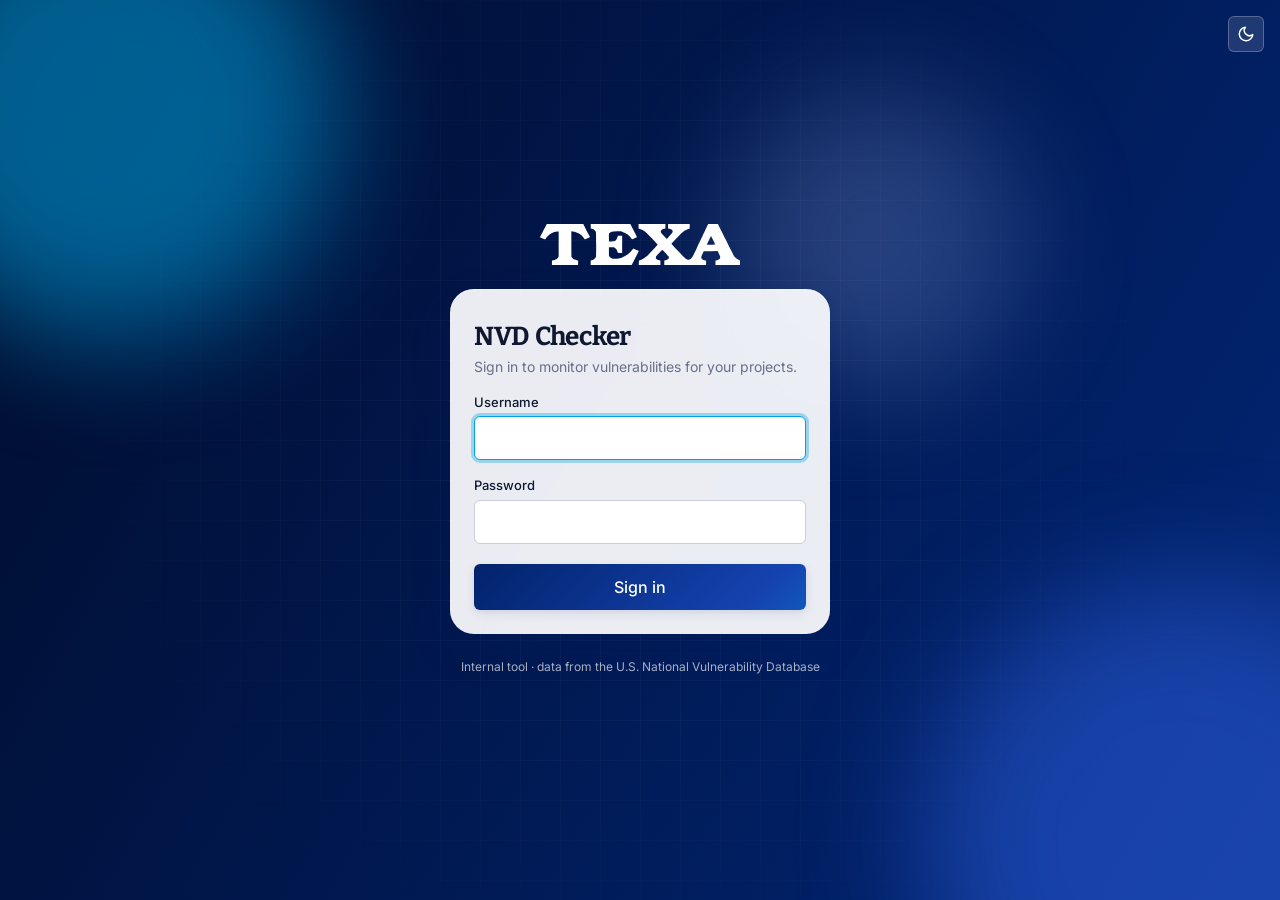
<file: static/login.html>
<!doctype html>
<html lang="en">
<head>
  <meta charset="utf-8">
  <meta name="viewport" content="width=device-width, initial-scale=1">
  <title>Sign in · NVD Checker · TEXA</title>
  <link rel="icon" href="/static/favicon.svg" type="image/svg+xml">
  <script src="/static/theme.js"></script>
  <link rel="stylesheet" href="/static/css/tokens.css">
  <link rel="stylesheet" href="/static/css/components.css">
  <link rel="stylesheet" href="/static/css/app.css">
</head>
<body class="login-page">
  <div class="aurora" aria-hidden="true">
    <span class="orb orb-1"></span><span class="orb orb-2"></span><span class="orb orb-3"></span>
  </div>
  <button type="button" class="icon theme-toggle login-theme-toggle" data-theme-toggle aria-label="Toggle dark mode"><svg class="icon-moon" width="18" height="18" viewBox="0 0 24 24" fill="none" stroke="currentColor" stroke-width="2" stroke-linecap="round" stroke-linejoin="round" aria-hidden="true"><path d="M21 12.8A9 9 0 1 1 11.2 3a7 7 0 0 0 9.8 9.8z"/></svg><svg class="icon-sun" width="18" height="18" viewBox="0 0 24 24" fill="none" stroke="currentColor" stroke-width="2" stroke-linecap="round" stroke-linejoin="round" aria-hidden="true"><circle cx="12" cy="12" r="4"/><path d="M12 2v2M12 20v2M4.9 4.9l1.4 1.4M17.7 17.7l1.4 1.4M2 12h2M20 12h2M4.9 19.1l1.4-1.4M17.7 6.3l1.4-1.4"/></svg></button>
  <main class="login-shell">
    <img class="login-logo" src="/static/brand/texa-logo-white.svg" alt="TEXA" width="240" height="49">
    <form id="login-form" class="login-card">
      <div>
        <h1>NVD Checker</h1>
        <p class="text-muted">Sign in to monitor vulnerabilities for your projects.</p>
      </div>
      <label class="field-label">Username <input id="username" autocomplete="username" required autofocus></label>
      <label class="field-label">Password <input id="password" type="password" autocomplete="current-password" required></label>
      <div id="login-error" class="alert" role="alert" hidden></div>
      <button type="submit" class="primary">Sign in</button>
    </form>
    <p class="login-foot">Internal tool · data from the U.S. National Vulnerability Database</p>
  </main>
  <script src="/static/login.js"></script>
</body>
</html>
</file>
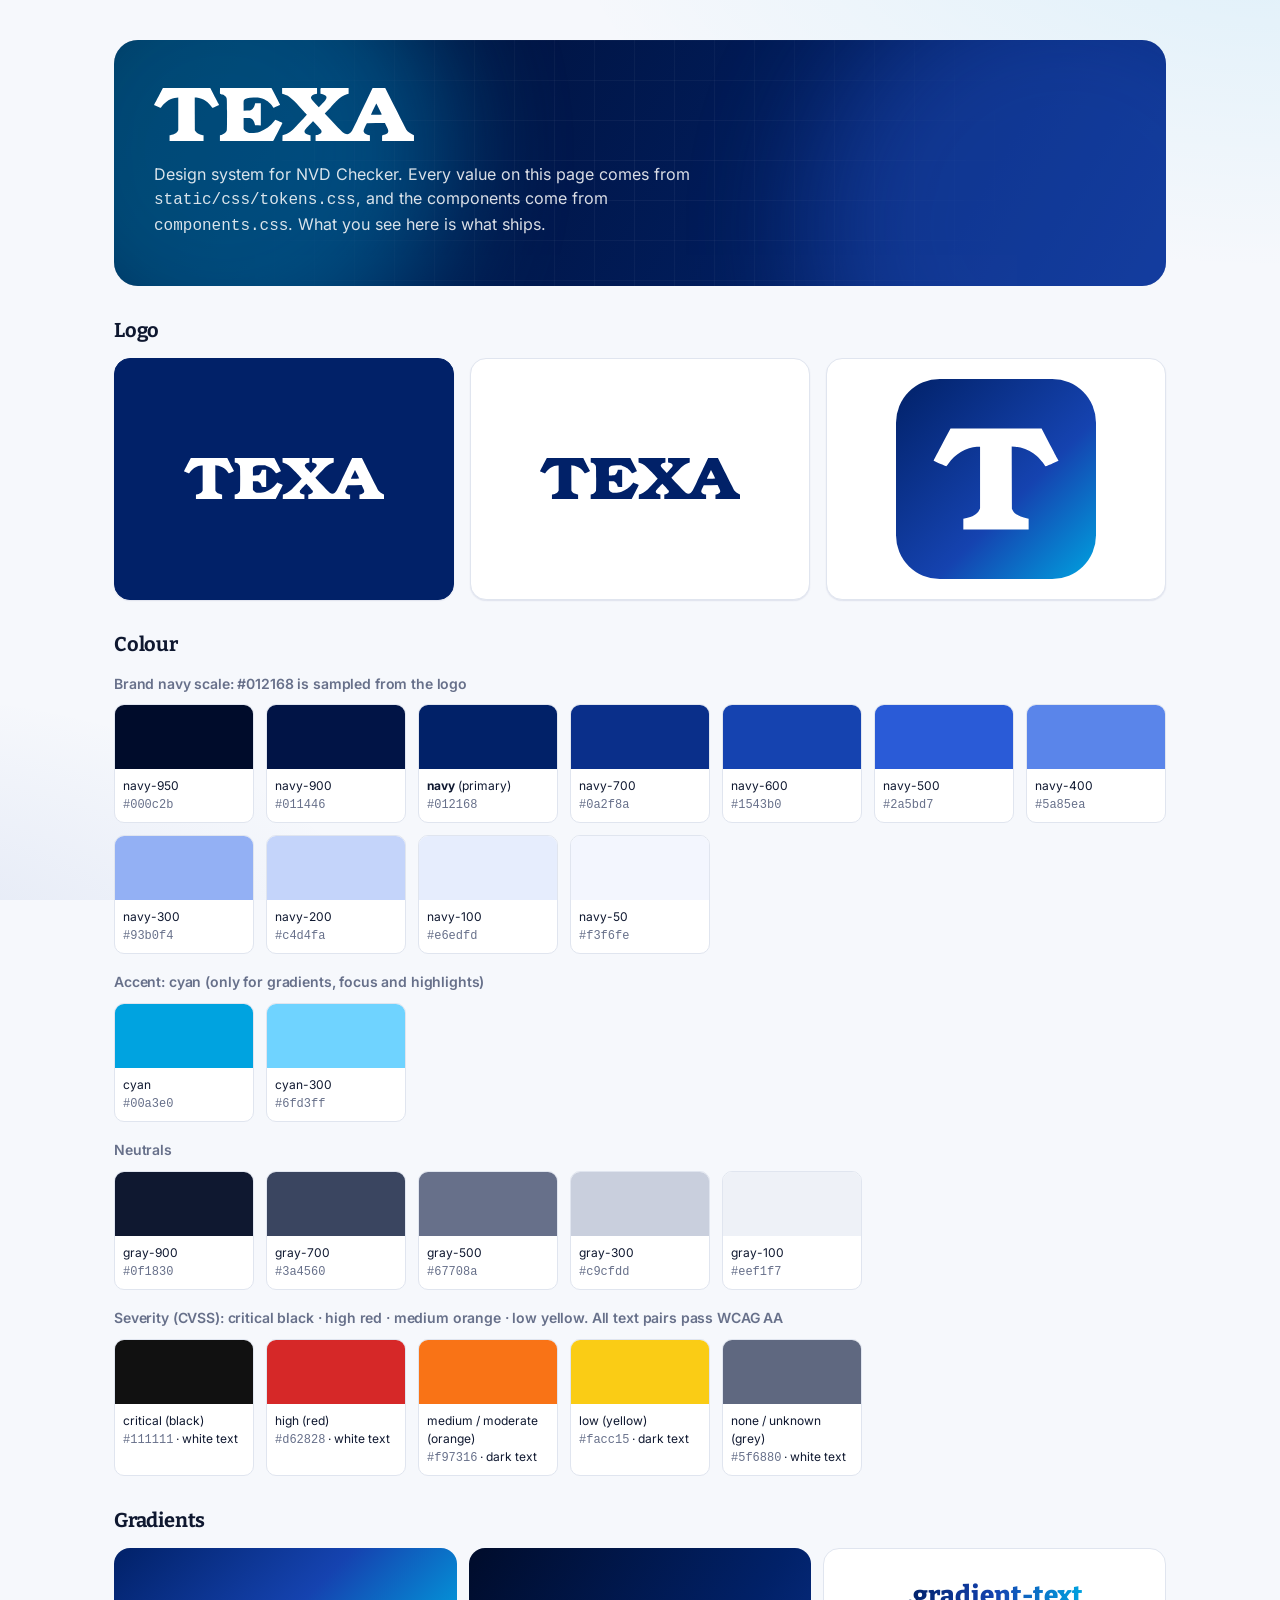
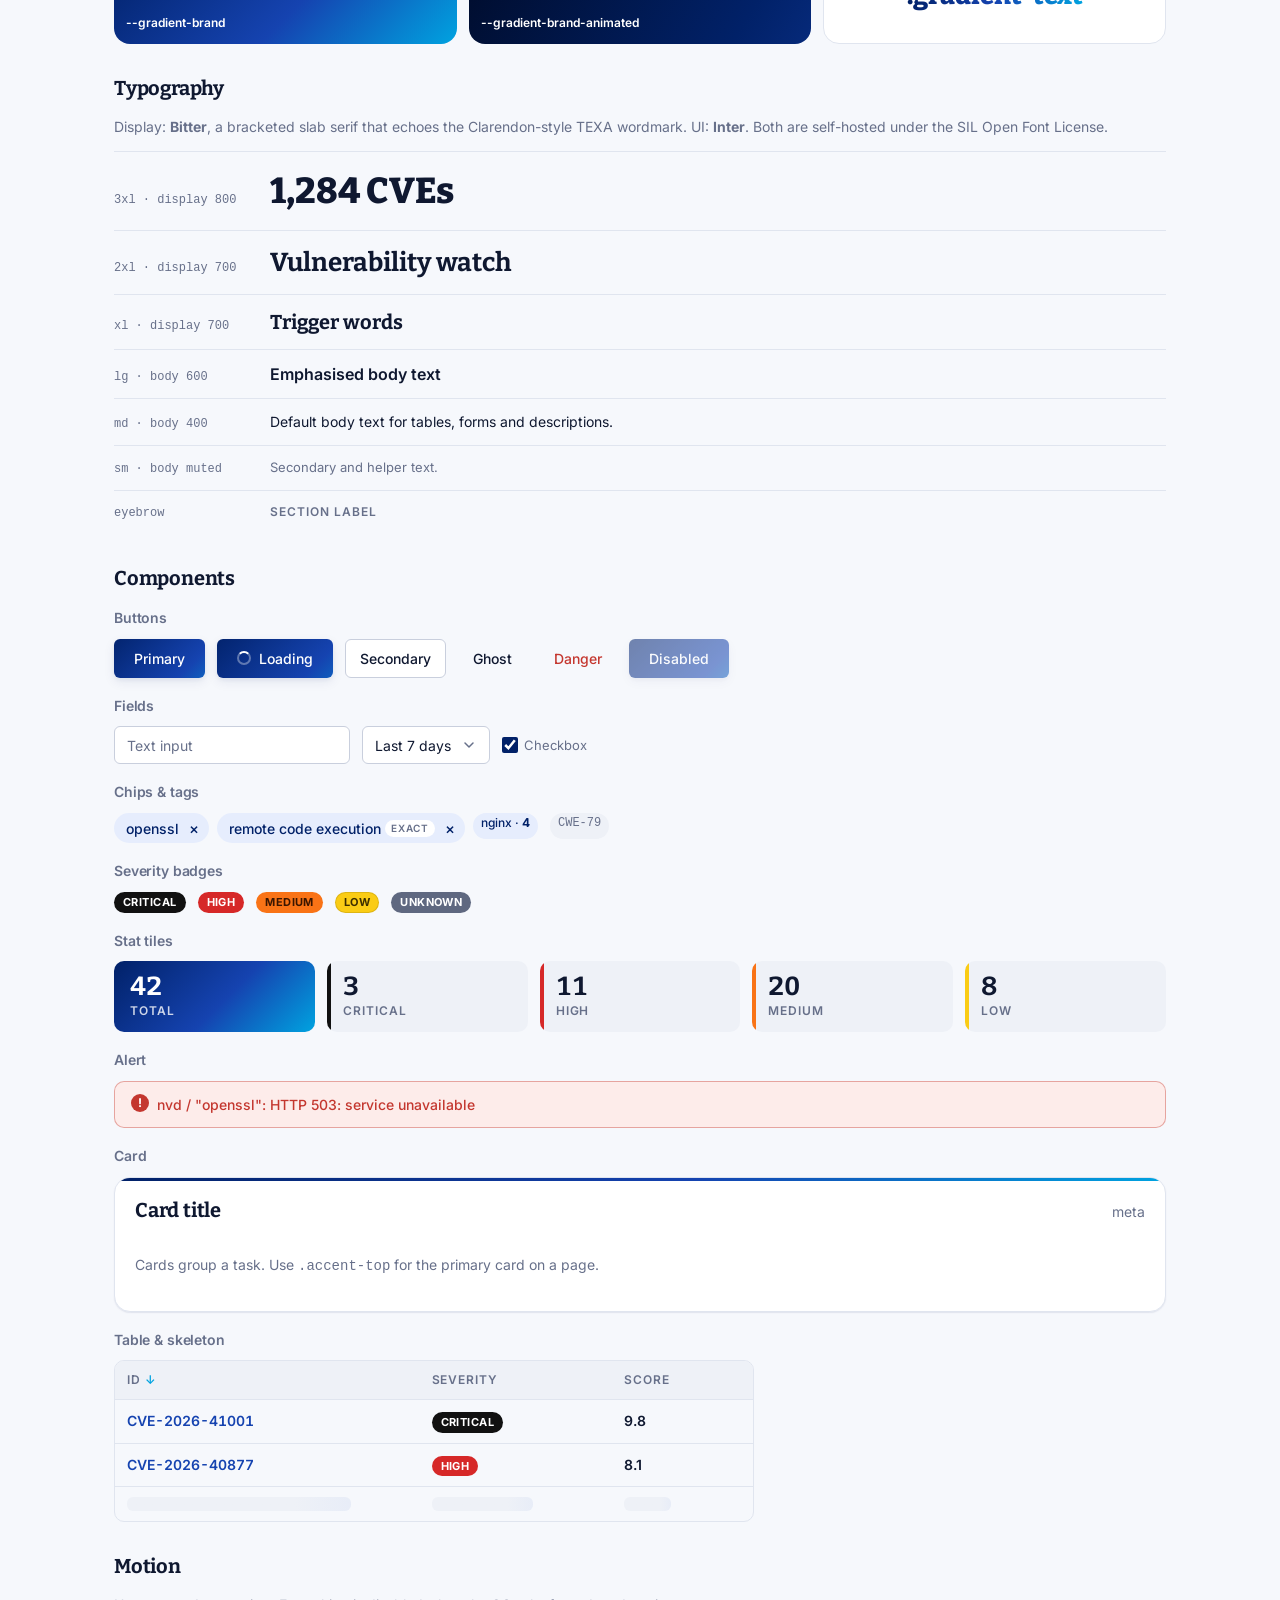
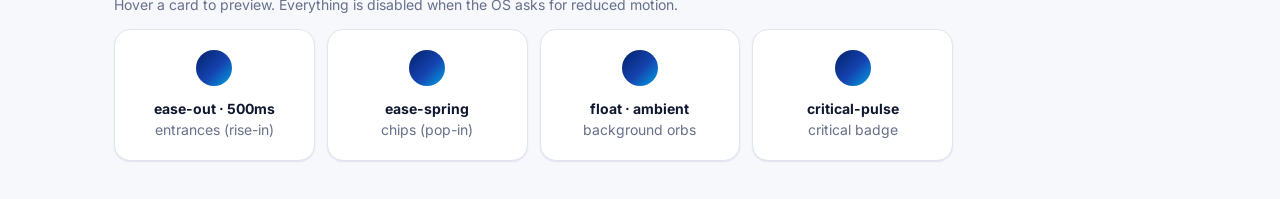
<file: static/styleguide.html>
<!doctype html>
<html lang="en">
<head>
  <meta charset="utf-8">
  <meta name="viewport" content="width=device-width, initial-scale=1">
  <title>Design system · NVD Checker · TEXA</title>
  <link rel="icon" href="/static/favicon.svg" type="image/svg+xml">
  <script src="/static/theme.js"></script>
  <link rel="stylesheet" href="/static/css/tokens.css">
  <link rel="stylesheet" href="/static/css/components.css">
  <link rel="stylesheet" href="/static/css/app.css">
  <link rel="stylesheet" href="/static/css/styleguide.css">
</head>
<body>
<div class="sg">
  <header class="sg-hero">
    <div class="aurora" aria-hidden="true"><span class="orb orb-1"></span><span class="orb orb-2"></span></div>
    <img src="/static/brand/texa-logo-white.svg" alt="TEXA" width="260" height="53">
    <p>Design system for NVD Checker. Every value on this page comes from <code>static/css/tokens.css</code>, and the components come from <code>components.css</code>. What you see here is what ships.</p>
  </header>

  <section>
    <h2>Logo</h2>
    <div class="sg-logos">
      <div class="card on-navy"><img src="/static/brand/texa-logo-white.svg" alt="TEXA white" width="200" height="41"></div>
      <div class="card"><img src="/static/brand/texa-logo-navy.svg" alt="TEXA navy" width="200" height="41"></div>
      <div class="card"><img src="/static/favicon.svg" alt="App mark" width="72" height="72"></div>
    </div>
  </section>

  <section>
    <h2>Colour</h2>
    <h3>Brand navy scale: #012168 is sampled from the logo</h3>
    <div class="sg-grid">
      <div class="swatch"><i class="sw-navy-950"></i><span>navy-950<br><code>#000c2b</code></span></div>
      <div class="swatch"><i class="sw-navy-900"></i><span>navy-900<br><code>#011446</code></span></div>
      <div class="swatch"><i class="sw-navy"></i><span><b>navy</b> (primary)<br><code>#012168</code></span></div>
      <div class="swatch"><i class="sw-navy-700"></i><span>navy-700<br><code>#0a2f8a</code></span></div>
      <div class="swatch"><i class="sw-navy-600"></i><span>navy-600<br><code>#1543b0</code></span></div>
      <div class="swatch"><i class="sw-navy-500"></i><span>navy-500<br><code>#2a5bd7</code></span></div>
      <div class="swatch"><i class="sw-navy-400"></i><span>navy-400<br><code>#5a85ea</code></span></div>
      <div class="swatch"><i class="sw-navy-300"></i><span>navy-300<br><code>#93b0f4</code></span></div>
      <div class="swatch"><i class="sw-navy-200"></i><span>navy-200<br><code>#c4d4fa</code></span></div>
      <div class="swatch"><i class="sw-navy-100"></i><span>navy-100<br><code>#e6edfd</code></span></div>
      <div class="swatch"><i class="sw-navy-50"></i><span>navy-50<br><code>#f3f6fe</code></span></div>
    </div>
    <h3>Accent: cyan (only for gradients, focus and highlights)</h3>
    <div class="sg-grid">
      <div class="swatch"><i class="sw-cyan"></i><span>cyan<br><code>#00a3e0</code></span></div>
      <div class="swatch"><i class="sw-cyan-300"></i><span>cyan-300<br><code>#6fd3ff</code></span></div>
    </div>
    <h3>Neutrals</h3>
    <div class="sg-grid">
      <div class="swatch"><i class="sw-gray-900"></i><span>gray-900<br><code>#0f1830</code></span></div>
      <div class="swatch"><i class="sw-gray-700"></i><span>gray-700<br><code>#3a4560</code></span></div>
      <div class="swatch"><i class="sw-gray-500"></i><span>gray-500<br><code>#67708a</code></span></div>
      <div class="swatch"><i class="sw-gray-300"></i><span>gray-300<br><code>#c9cfdd</code></span></div>
      <div class="swatch"><i class="sw-gray-100"></i><span>gray-100<br><code>#eef1f7</code></span></div>
    </div>
    <h3>Severity (CVSS): critical black · high red · medium orange · low yellow. All text pairs pass WCAG AA</h3>
    <div class="sg-grid">
      <div class="swatch"><i class="sw-sev-critical"></i><span>critical (black)<br><code>#111111</code> · white text</span></div>
      <div class="swatch"><i class="sw-sev-high"></i><span>high (red)<br><code>#d62828</code> · white text</span></div>
      <div class="swatch"><i class="sw-sev-medium"></i><span>medium / moderate (orange)<br><code>#f97316</code> · dark text</span></div>
      <div class="swatch"><i class="sw-sev-low"></i><span>low (yellow)<br><code>#facc15</code> · dark text</span></div>
      <div class="swatch"><i class="sw-sev-none"></i><span>none / unknown (grey)<br><code>#5f6880</code> · white text</span></div>
    </div>
  </section>

  <section>
    <h2>Gradients</h2>
    <div class="sg-grid sg-grads">
      <div class="grad grad-brand">--gradient-brand</div>
      <div class="grad grad-animated">--gradient-brand-animated</div>
      <div class="grad grad-text"><span class="gradient-text">.gradient-text</span></div>
    </div>
  </section>

  <section>
    <h2>Typography</h2>
    <p class="text-muted">Display: <b>Bitter</b>, a bracketed slab serif that echoes the Clarendon-style TEXA wordmark. UI: <b>Inter</b>. Both are self-hosted under the SIL Open Font License.</p>
    <div class="type-row"><code>3xl · display 800</code><span class="t-3xl">1,284 CVEs</span></div>
    <div class="type-row"><code>2xl · display 700</code><span class="t-2xl">Vulnerability watch</span></div>
    <div class="type-row"><code>xl · display 700</code><span class="t-xl">Trigger words</span></div>
    <div class="type-row"><code>lg · body 600</code><span class="t-lg">Emphasised body text</span></div>
    <div class="type-row"><code>md · body 400</code><span class="t-md">Default body text for tables, forms and descriptions.</span></div>
    <div class="type-row"><code>sm · body muted</code><span class="t-sm">Secondary and helper text.</span></div>
    <div class="type-row"><code>eyebrow</code><span class="eyebrow">Section label</span></div>
  </section>

  <section>
    <h2>Components</h2>
    <h3>Buttons</h3>
    <div class="sg-row">
      <button class="primary">Primary</button>
      <button class="primary is-loading">Loading</button>
      <button>Secondary</button>
      <button class="ghost">Ghost</button>
      <button class="ghost danger">Danger</button>
      <button class="primary" disabled>Disabled</button>
    </div>
    <h3>Fields</h3>
    <div class="sg-row">
      <input placeholder="Text input">
      <select><option>Last 7 days</option></select>
      <label class="check"><input type="checkbox" checked> Checkbox</label>
    </div>
    <h3>Chips &amp; tags</h3>
    <div class="chips">
      <span class="chip is-new">openssl <button aria-label="Remove">×</button></span>
      <span class="chip is-new">remote code execution <span class="exact">exact</span> <button aria-label="Remove">×</button></span>
      <span class="tag">nginx · <b>4</b></span>
      <span class="tag mono">CWE-79</span>
    </div>
    <h3>Severity badges</h3>
    <div class="sg-row">
      <span class="sev sev-CRITICAL">CRITICAL</span><span class="sev sev-HIGH">HIGH</span><span class="sev sev-MEDIUM">MEDIUM</span>
      <span class="sev sev-LOW">LOW</span><span class="sev sev-UNKNOWN">UNKNOWN</span>
    </div>
    <h3>Stat tiles</h3>
    <div class="stats">
      <div class="stat total"><div class="value">42</div><div class="label">Total</div></div>
      <div class="stat sev-tile-CRITICAL"><div class="value">3</div><div class="label">critical</div></div>
      <div class="stat sev-tile-HIGH"><div class="value">11</div><div class="label">high</div></div>
      <div class="stat sev-tile-MEDIUM"><div class="value">20</div><div class="label">medium</div></div>
      <div class="stat sev-tile-LOW"><div class="value">8</div><div class="label">low</div></div>
    </div>
    <h3>Alert</h3>
    <div class="alert">nvd / "openssl": HTTP 503: service unavailable</div>
    <h3>Card</h3>
    <div class="card accent-top"><div class="card-head"><h2>Card title</h2><span class="text-muted">meta</span></div><p class="text-muted">Cards group a task. Use <code>.accent-top</code> for the primary card on a page.</p></div>
    <h3>Table &amp; skeleton</h3>
    <div class="table-wrap sg-table">
      <table>
        <thead><tr><th data-sort="id" class="desc">ID</th><th>Severity</th><th>Score</th></tr></thead>
        <tbody>
          <tr class="row-in"><td class="id"><a href="#">CVE-2026-41001</a></td><td><span class="sev sev-CRITICAL">CRITICAL</span></td><td class="score">9.8</td></tr>
          <tr class="row-in"><td class="id"><a href="#">CVE-2026-40877</a></td><td><span class="sev sev-HIGH">HIGH</span></td><td class="score">8.1</td></tr>
          <tr><td><span class="skeleton w-80"></span></td><td><span class="skeleton w-60"></span></td><td><span class="skeleton w-40"></span></td></tr>
        </tbody>
      </table>
    </div>
  </section>

  <section>
    <h2>Motion</h2>
    <p class="text-muted">Hover a card to preview. Everything is disabled when the OS asks for reduced motion.</p>
    <div class="motion-demo">
      <div class="card"><div class="ball m-out"></div><b>ease-out · 500ms</b><br><span class="text-muted">entrances (rise-in)</span></div>
      <div class="card"><div class="ball m-spring"></div><b>ease-spring</b><br><span class="text-muted">chips (pop-in)</span></div>
      <div class="card"><div class="ball m-float"></div><b>float · ambient</b><br><span class="text-muted">background orbs</span></div>
      <div class="card"><div class="ball m-pulse"></div><b>critical-pulse</b><br><span class="text-muted">critical badge</span></div>
    </div>
  </section>
</div>
</body>
</html>
</file>
<file: static/css/tokens.css>
/* =============================================================================
   TEXA × NVD Checker — design tokens
   Single source of truth for colour, type, spacing, radius, elevation and motion.
   Components must only reference these custom properties, never raw values.
   See DESIGN.md for usage rules and /static/styleguide.html for a live preview.
   ============================================================================= */

/* ---------- Fonts (self-hosted, SIL OFL — see static/fonts/) ---------- */
@font-face {
  font-family: "Bitter";
  font-style: normal;
  font-display: swap;
  font-weight: 100 900;
  src: url("../fonts/bitter-latin-wght-normal.woff2") format("woff2-variations");
  unicode-range: U+0000-00FF, U+0131, U+0152-0153, U+02BB-02BC, U+02C6, U+02DA, U+02DC, U+0304, U+0308, U+0329, U+2000-206F, U+20AC, U+2122, U+2191, U+2193, U+2212, U+2215, U+FEFF, U+FFFD;
}
@font-face {
  font-family: "Bitter";
  font-style: normal;
  font-display: swap;
  font-weight: 100 900;
  src: url("../fonts/bitter-latin-ext-wght-normal.woff2") format("woff2-variations");
  unicode-range: U+0100-02BA, U+02BD-02C5, U+02C7-02CC, U+02CE-02D7, U+02DD-02FF, U+0304, U+0308, U+0329, U+1D00-1DBF, U+1E00-1E9F, U+1EF2-1EFF, U+2020, U+20A0-20AB, U+20AD-20C0, U+2113, U+2C60-2C7F, U+A720-A7FF;
}
@font-face {
  font-family: "Inter";
  font-style: normal;
  font-display: swap;
  font-weight: 100 900;
  src: url("../fonts/inter-latin-wght-normal.woff2") format("woff2-variations");
  unicode-range: U+0000-00FF, U+0131, U+0152-0153, U+02BB-02BC, U+02C6, U+02DA, U+02DC, U+0304, U+0308, U+0329, U+2000-206F, U+20AC, U+2122, U+2191, U+2193, U+2212, U+2215, U+FEFF, U+FFFD;
}
@font-face {
  font-family: "Inter";
  font-style: normal;
  font-display: swap;
  font-weight: 100 900;
  src: url("../fonts/inter-latin-ext-wght-normal.woff2") format("woff2-variations");
  unicode-range: U+0100-02BA, U+02BD-02C5, U+02C7-02CC, U+02CE-02D7, U+02DD-02FF, U+0304, U+0308, U+0329, U+1D00-1DBF, U+1E00-1E9F, U+1EF2-1EFF, U+2020, U+20A0-20AB, U+20AD-20C0, U+2113, U+2C60-2C7F, U+A720-A7FF;
}

:root {
  /* ---------- Brand palette ----------
     --texa-navy is sampled from the official logo (#012168). The scale is
     derived from it; --texa-cyan is the accent used only in gradients,
     focus rings and highlights. */
  --texa-navy-950: #000c2b;
  --texa-navy-900: #011446;
  --texa-navy:     #012168;   /* brand primary */
  --texa-navy-700: #0a2f8a;
  --texa-navy-600: #1543b0;
  --texa-navy-500: #2a5bd7;
  --texa-navy-400: #5a85ea;
  --texa-navy-300: #93b0f4;
  --texa-navy-200: #c4d4fa;
  --texa-navy-100: #e6edfd;
  --texa-navy-50:  #f3f6fe;
  --texa-cyan:     #00a3e0;
  --texa-cyan-300: #6fd3ff;
  --texa-white:    #ffffff;

  /* ---------- Neutrals (navy-tinted greys) ---------- */
  --gray-900: #0f1830;
  --gray-700: #3a4560;
  --gray-500: #67708a;
  --gray-300: #c9cfdd;
  --gray-200: #e0e5ef;
  --gray-100: #eef1f7;
  --gray-50:  #f6f8fc;

  /* ---------- Severity (CVSS) ----------
     critical = black, high = red, medium (moderate) = orange, low = yellow.
     Each fill has a paired text colour; all pairs pass WCAG AA (>= 4.5:1). */
  --sev-critical:      #111111;
  --sev-critical-text: #ffffff;
  --sev-high:          #d62828;
  --sev-high-text:     #ffffff;
  --sev-medium:        #f97316;
  --sev-medium-text:   #3b1600;
  --sev-low:           #facc15;
  --sev-low-text:      #3d2f00;
  --sev-none:          #5f6880;
  --sev-none-text:     #ffffff;
  --sev-outline:       transparent;  /* edge for fills that sink into the background */
  --sev-critical-glow: #111111;      /* colour of the critical pulse */

  /* ---------- Gradients ---------- */
  --gradient-brand: linear-gradient(135deg, var(--texa-navy) 0%, var(--texa-navy-600) 55%, var(--texa-cyan) 100%);
  --gradient-brand-animated: linear-gradient(120deg, var(--texa-navy-950), var(--texa-navy), var(--texa-navy-600), var(--texa-cyan), var(--texa-navy-700), var(--texa-navy-950));
  --gradient-text: linear-gradient(90deg, var(--texa-navy) 0%, var(--texa-navy-600) 50%, var(--texa-cyan) 100%);
  --gradient-sheen: linear-gradient(110deg, transparent 30%, rgba(255, 255, 255, .35) 50%, transparent 70%);
  --gradient-page:
    radial-gradient(1200px 600px at 100% -10%, rgba(0, 163, 224, .10), transparent 60%),
    radial-gradient(900px 500px at -10% 110%, rgba(21, 67, 176, .10), transparent 60%);

  /* ---------- Semantic colours (light theme) ---------- */
  --color-bg:            var(--gray-50);
  --color-surface:       var(--texa-white);
  --color-surface-muted: var(--gray-100);
  --color-border:        var(--gray-200);
  --color-border-strong: var(--gray-300);
  --color-text:          var(--gray-900);
  --color-text-muted:    var(--gray-500);
  --color-primary:       var(--texa-navy);
  --color-primary-hover: var(--texa-navy-700);
  --color-on-primary:    var(--texa-white);
  --color-link:          var(--texa-navy-600);
  --color-accent:        var(--texa-cyan);
  --color-chip:          var(--texa-navy-100);
  --color-chip-text:     var(--texa-navy);
  --color-danger:        #c4372f;
  --color-danger-soft:   #fdecea;
  --color-focus:         var(--texa-cyan);

  /* ---------- Typography ---------- */
  --font-display: "Bitter", "Rockwell", "Roboto Slab", Georgia, serif;
  --font-body: "Inter", system-ui, -apple-system, "Segoe UI", Roboto, "PingFang SC", "Microsoft YaHei", "Noto Sans CJK SC", "Noto Sans SC", sans-serif;
  --font-mono: ui-monospace, "SF Mono", "Cascadia Code", Consolas, monospace;

  --text-xs: 0.75rem;    /* 12px — captions, badges */
  --text-sm: 0.8125rem;  /* 13px — secondary text */
  --text-md: 0.875rem;   /* 14px — body */
  --text-lg: 1rem;       /* 16px — emphasis */
  --text-xl: 1.25rem;    /* 20px — section titles */
  --text-2xl: 1.625rem;  /* 26px — page titles */
  --text-3xl: 2.25rem;   /* 36px — hero numbers */

  --weight-regular: 400;
  --weight-medium: 500;
  --weight-semibold: 600;
  --weight-bold: 700;
  --weight-black: 800;

  --leading-tight: 1.2;
  --leading-normal: 1.5;
  --tracking-caps: 0.08em;

  /* ---------- Spacing (4px grid) ---------- */
  --space-1: 4px;
  --space-2: 8px;
  --space-3: 12px;
  --space-4: 16px;
  --space-5: 20px;
  --space-6: 24px;
  --space-8: 32px;
  --space-10: 40px;
  --space-12: 48px;

  /* ---------- Radius ---------- */
  --radius-sm: 6px;
  --radius-md: 10px;
  --radius-lg: 16px;
  --radius-xl: 24px;
  --radius-pill: 999px;

  /* ---------- Elevation ---------- */
  --shadow-sm: 0 1px 2px rgba(1, 33, 104, .06), 0 1px 1px rgba(1, 33, 104, .04);
  --shadow-md: 0 4px 12px rgba(1, 33, 104, .08), 0 2px 4px rgba(1, 33, 104, .05);
  --shadow-lg: 0 16px 40px rgba(1, 33, 104, .16), 0 4px 12px rgba(1, 33, 104, .08);
  --shadow-glow: 0 8px 24px rgba(0, 163, 224, .35);
  --ring: 0 0 0 3px rgba(0, 163, 224, .35);

  /* ---------- Motion ---------- */
  --ease-out: cubic-bezier(.16, 1, .3, 1);
  --ease-in-out: cubic-bezier(.65, 0, .35, 1);
  --ease-spring: cubic-bezier(.34, 1.56, .64, 1);
  --duration-fast: 150ms;
  --duration-base: 250ms;
  --duration-slow: 500ms;
  --duration-ambient: 18s;   /* background gradient drift */

  /* ---------- Layout ---------- */
  --sidebar-width: 264px;
  --content-max: 1280px;

  color-scheme: light;
}

/* Smooth cross-fade while the user toggles the theme (class added by theme.js). */
.theme-switching, .theme-switching *, .theme-switching *::before, .theme-switching *::after {
  transition: background-color 300ms ease, border-color 300ms ease, color 300ms ease, fill 300ms ease !important;
}

/* ---------- Dark theme ----------
   Applied via <html data-theme="dark">. static/theme.js sets the attribute
   before first paint from the saved choice, falling back to the OS setting. */
:root[data-theme="dark"] {
  --color-bg:            #050b1f;
  --color-surface:       #0b1534;
  --color-surface-muted: #101d44;
  --color-border:        #1b2a57;
  --color-border-strong: #2a3d74;
  --color-text:          #e6ebf7;
  --color-text-muted:    #94a0bf;
  --color-primary:       var(--texa-navy-500);
  --color-primary-hover: var(--texa-navy-400);
  --color-link:          var(--texa-cyan-300);
  --color-chip:          #16285c;
  --color-chip-text:     var(--texa-navy-200);
  --color-danger:        #ff7a70;
  --color-danger-soft:   #3a1220;
  --gradient-text: linear-gradient(90deg, var(--texa-navy-300) 0%, var(--texa-cyan-300) 100%);
  --sev-outline:       rgba(255, 255, 255, .45);  /* keeps the black critical badge visible */
  --sev-critical-glow: #ffffff;
  --gradient-page:
    radial-gradient(1200px 600px at 100% -10%, rgba(0, 163, 224, .12), transparent 60%),
    radial-gradient(900px 500px at -10% 110%, rgba(42, 91, 215, .18), transparent 60%);
  --shadow-sm: 0 1px 2px rgba(0, 0, 0, .4);
  --shadow-md: 0 4px 14px rgba(0, 0, 0, .45);
  --shadow-lg: 0 18px 44px rgba(0, 0, 0, .55);
  color-scheme: dark;
}

/* ---------- Reduced motion: keep transitions instant, stop ambient loops ---------- */
@media (prefers-reduced-motion: reduce) {
  :root {
    --duration-fast: 0ms;
    --duration-base: 0ms;
    --duration-slow: 0ms;
  }
  *, *::before, *::after {
    animation-duration: 1ms !important;
    animation-iteration-count: 1 !important;
    transition-duration: 0ms !important;
    scroll-behavior: auto !important;
  }
}
</file>
<file: static/css/components.css>
/* =============================================================================
   Components — built only from tokens.css. Each block is one component.
   ============================================================================= */

/* ---------- Base ---------- */
*, *::before, *::after { box-sizing: border-box; }
[hidden] { display: none !important; }

html { -webkit-text-size-adjust: 100%; }
body {
  margin: 0;
  font: var(--weight-regular) var(--text-md)/var(--leading-normal) var(--font-body);
  color: var(--color-text);
  background: var(--gradient-page), var(--color-bg);
  background-attachment: fixed;
  -webkit-font-smoothing: antialiased;
}
h1, h2, h3, .display {
  font-family: var(--font-display);
  font-weight: var(--weight-bold);
  line-height: var(--leading-tight);
  letter-spacing: -0.01em;
  margin: 0;
}
a { color: var(--color-link); }
button, input, select { font: inherit; color: inherit; }
:focus-visible { outline: none; box-shadow: var(--ring); }

.text-muted { color: var(--color-text-muted); }
.eyebrow {
  font-size: var(--text-xs);
  font-weight: var(--weight-semibold);
  letter-spacing: var(--tracking-caps);
  text-transform: uppercase;
  color: var(--color-text-muted);
}
.gradient-text {
  background: var(--gradient-text);
  -webkit-background-clip: text;
  background-clip: text;
  color: transparent;
}

/* ---------- Buttons ---------- */
.btn, button {
  --btn-bg: var(--color-surface);
  --btn-fg: var(--color-text);
  --btn-border: var(--color-border-strong);
  position: relative;
  display: inline-flex;
  align-items: center;
  justify-content: center;
  gap: var(--space-2);
  padding: 8px 14px;
  border: 1px solid var(--btn-border);
  border-radius: var(--radius-sm);
  background: var(--btn-bg);
  color: var(--btn-fg);
  font-weight: var(--weight-medium);
  cursor: pointer;
  overflow: hidden;
  isolation: isolate;
  transition: transform var(--duration-fast) var(--ease-out),
              box-shadow var(--duration-base) var(--ease-out),
              background-color var(--duration-base) var(--ease-out),
              border-color var(--duration-base) var(--ease-out);
}
button:hover:not(:disabled) { border-color: var(--color-primary); box-shadow: var(--shadow-sm); }
button:active:not(:disabled) { transform: scale(.97); }
button:disabled { opacity: .55; cursor: not-allowed; }

/* Primary: brand gradient + sheen sweep on hover */
button.primary {
  --btn-fg: var(--color-on-primary);
  border: 0;
  padding: 9px 20px;
  background: var(--gradient-brand);
  background-size: 160% 160%;
  background-position: 0% 50%;
  box-shadow: var(--shadow-md);
  transition: background-position var(--duration-slow) var(--ease-out),
              transform var(--duration-fast) var(--ease-out),
              box-shadow var(--duration-base) var(--ease-out);
}
button.primary::after {
  content: "";
  position: absolute;
  inset: 0;
  background: var(--gradient-sheen);
  transform: translateX(-120%);
  z-index: -1;
}
button.primary:hover:not(:disabled) { background-position: 100% 50%; box-shadow: var(--shadow-glow); }
button.primary:hover:not(:disabled)::after { animation: sheen 900ms var(--ease-out); }
button.primary.is-loading { cursor: progress; opacity: 1; }
button.primary.is-loading::before {
  content: "";
  width: 14px;
  height: 14px;
  border-radius: 50%;
  border: 2px solid rgba(255, 255, 255, .35);
  border-top-color: #fff;
  animation: spin 700ms linear infinite;
}

button.ghost { --btn-bg: transparent; --btn-border: transparent; }
button.ghost:hover:not(:disabled) { --btn-bg: var(--color-surface-muted); border-color: transparent; box-shadow: none; }
button.danger { --btn-fg: var(--color-danger); }
button.danger:hover:not(:disabled) { --btn-bg: var(--color-danger-soft); }
button.icon { width: 36px; padding: 0; height: 36px; }

/* ---------- Form fields ---------- */
input:not([type=checkbox]), select {
  height: 38px;
  padding: 0 12px;
  background: var(--color-surface);
  border: 1px solid var(--color-border-strong);
  border-radius: var(--radius-sm);
  transition: border-color var(--duration-base) var(--ease-out), box-shadow var(--duration-base) var(--ease-out);
}
input:not([type=checkbox]):hover, select:hover { border-color: var(--texa-navy-300); }
input:not([type=checkbox]):focus, select:focus { outline: none; border-color: var(--color-accent); box-shadow: var(--ring); }
input::placeholder { color: var(--color-text-muted); }
/* Custom chevron for selects: the native arrow sits flush against the border */
select {
  -webkit-appearance: none;
  appearance: none;
  padding-right: 38px;
  background-image: url("../icons/chevron-down.svg");
  background-repeat: no-repeat;
  background-position: right 12px center;
  background-size: 16px 16px;
  cursor: pointer;
}
:root[data-theme="dark"] select { background-image: url("../icons/chevron-down-dark.svg"); }
select::-ms-expand { display: none; }
input[type=checkbox] { accent-color: var(--color-primary); width: 16px; height: 16px; margin: 0; }
input[type=date] { padding: 0 8px; }

.field-label { display: flex; flex-direction: column; gap: var(--space-1); font-size: var(--text-sm); color: var(--color-text-muted); font-weight: var(--weight-medium); }
.check { display: inline-flex; gap: 6px; align-items: center; color: var(--color-text-muted); font-size: var(--text-sm); cursor: pointer; }
.inline-form { display: flex; gap: var(--space-2); align-items: center; flex-wrap: wrap; }
.inline-form input:not([type=checkbox]) { flex: 1; min-width: 140px; }

fieldset { min-width: 0; border: 1px solid var(--color-border); border-radius: var(--radius-md); padding: var(--space-2) var(--space-3) var(--space-3); margin: 0; }
legend { padding: 0 var(--space-1); }

/* ---------- Card ---------- */
.card {
  background: var(--color-surface);
  border: 1px solid var(--color-border);
  border-radius: var(--radius-lg);
  padding: var(--space-5);
  box-shadow: var(--shadow-sm);
}
.card.accent-top { position: relative; overflow: hidden; }
.card.accent-top::before {
  content: "";
  position: absolute;
  inset: 0 0 auto 0;
  height: 3px;
  background: var(--gradient-brand);
}

/* ---------- Chips (trigger words) ---------- */
.chips { display: flex; flex-wrap: wrap; gap: var(--space-2); }
.chip {
  display: inline-flex;
  align-items: center;
  gap: var(--space-1);
  padding: 4px 4px 4px 12px;
  border-radius: var(--radius-pill);
  background: var(--color-chip);
  color: var(--color-chip-text);
  font-weight: var(--weight-medium);
}
.chip.is-new { animation: pop-in var(--duration-slow) var(--ease-spring) both; }
.chip .exact {
  font-size: 10px;
  font-weight: var(--weight-semibold);
  letter-spacing: var(--tracking-caps);
  text-transform: uppercase;
  padding: 1px 6px;
  border-radius: var(--radius-pill);
  background: var(--color-surface);
  color: var(--color-text-muted);
}
.chip button {
  width: 22px; height: 22px; padding: 0;
  border: 0; border-radius: 50%;
  background: transparent; color: inherit;
  font-size: 15px; line-height: 1;
}
.chip button:hover:not(:disabled) { background: var(--color-surface); box-shadow: none; transform: rotate(90deg); }

.tag {
  display: inline-block;
  margin: 0 4px 4px 0;
  padding: 1px 8px;
  border-radius: var(--radius-pill);
  background: var(--color-chip);
  color: var(--color-chip-text);
  font-size: var(--text-xs);
  font-weight: var(--weight-medium);
  white-space: nowrap;
}
.src {
  display: inline-block;
  padding: 1px 7px;
  border: 1px solid var(--color-border-strong);
  border-radius: var(--radius-sm);
  font-size: 11px;
  font-weight: var(--weight-semibold);
  letter-spacing: .04em;
  color: var(--color-text-muted);
}
.tag.mono { font-family: var(--font-mono); background: var(--color-surface-muted); color: var(--color-text-muted); }

/* ---------- Severity badge ---------- */
.sev {
  display: inline-flex;
  align-items: center;
  gap: 6px;
  padding: 2px 9px;
  border-radius: var(--radius-pill);
  font-size: 11px;
  font-weight: var(--weight-bold);
  letter-spacing: .04em;
  color: #fff;
  white-space: nowrap;
}
.sev-CRITICAL { background: var(--sev-critical); color: var(--sev-critical-text); box-shadow: inset 0 0 0 1px var(--sev-outline); animation: critical-pulse 2.4s var(--ease-in-out) infinite; }
.sev-HIGH     { background: var(--sev-high);   color: var(--sev-high-text); }
.sev-MEDIUM   { background: var(--sev-medium); color: var(--sev-medium-text); }
.sev-LOW      { background: var(--sev-low);    color: var(--sev-low-text); box-shadow: inset 0 0 0 1px rgba(61, 47, 0, .15); }
.sev-NONE, .sev-UNKNOWN { background: var(--sev-none); color: var(--sev-none-text); }

/* ---------- Stat tile ---------- */
.stats { display: grid; grid-template-columns: repeat(auto-fit, minmax(120px, 1fr)); gap: var(--space-3); }
.stat {
  position: relative;
  padding: var(--space-3) var(--space-4);
  border-radius: var(--radius-md);
  background: var(--color-surface-muted);
  overflow: hidden;
  animation: rise-in var(--duration-slow) var(--ease-out) both;
}
.stat::before { content: ""; position: absolute; inset: 0 auto 0 0; width: 4px; background: var(--stat-color, var(--color-primary)); box-shadow: inset -1px 0 0 var(--sev-outline); }
.stat .value { font-family: var(--font-display); font-size: var(--text-2xl); font-weight: var(--weight-bold); line-height: 1.1; font-variant-numeric: tabular-nums; }
.stat .label { font-size: var(--text-xs); color: var(--color-text-muted); font-weight: var(--weight-semibold); letter-spacing: var(--tracking-caps); text-transform: uppercase; }
.stat.total { background: var(--gradient-brand); color: #fff; }
.stat.total .label { color: rgba(255, 255, 255, .8); }
.stat.total::before { display: none; }
.stat.sev-tile-CRITICAL { --stat-color: var(--sev-critical); }
.stat.sev-tile-HIGH     { --stat-color: var(--sev-high); }
.stat.sev-tile-MEDIUM   { --stat-color: var(--sev-medium); }
.stat.sev-tile-LOW      { --stat-color: var(--sev-low); }
.stat.sev-tile-NONE, .stat.sev-tile-UNKNOWN { --stat-color: var(--sev-none); }
.stats .stat:nth-child(2) { animation-delay: 40ms; }
.stats .stat:nth-child(3) { animation-delay: 80ms; }
.stats .stat:nth-child(4) { animation-delay: 120ms; }
.stats .stat:nth-child(5) { animation-delay: 160ms; }
.stats .stat:nth-child(6) { animation-delay: 200ms; }
.stats .stat:nth-child(7) { animation-delay: 240ms; }

/* ---------- Alert ---------- */
.alert {
  display: flex;
  gap: var(--space-2);
  align-items: flex-start;
  padding: var(--space-3) var(--space-4);
  border-radius: var(--radius-md);
  border: 1px solid color-mix(in srgb, var(--color-danger) 40%, transparent);
  background: var(--color-danger-soft);
  color: var(--color-danger);
  font-weight: var(--weight-medium);
  animation: slide-down var(--duration-base) var(--ease-out) both;
}
.alert::before { content: "!"; flex: none; display: grid; place-items: center; width: 18px; height: 18px; border-radius: 50%; background: var(--color-danger); color: var(--color-surface); font-size: 12px; font-weight: var(--weight-bold); }

/* ---------- Table ---------- */
.table-wrap { overflow-x: auto; border-radius: var(--radius-md); border: 1px solid var(--color-border); }
table { width: 100%; border-collapse: collapse; }
th, td { text-align: left; padding: 10px 12px; vertical-align: top; }
thead th {
  position: sticky; top: 0;
  background: var(--color-surface-muted);
  font-size: var(--text-xs);
  font-weight: var(--weight-semibold);
  letter-spacing: var(--tracking-caps);
  text-transform: uppercase;
  color: var(--color-text-muted);
  white-space: nowrap;
}
th[data-sort] { cursor: pointer; user-select: none; transition: color var(--duration-fast); }
th[data-sort]:hover { color: var(--color-text); }
th[data-sort]::after { content: "↕"; margin-left: 4px; opacity: .3; }
th[data-sort].asc::after { content: "↑"; opacity: 1; color: var(--color-accent); }
th[data-sort].desc::after { content: "↓"; opacity: 1; color: var(--color-accent); }
tbody tr { border-top: 1px solid var(--color-border); transition: background-color var(--duration-fast); }
tbody tr:hover { background: color-mix(in srgb, var(--texa-navy-100) 45%, transparent); }
tbody tr.row-in { animation: rise-in var(--duration-slow) var(--ease-out) both; }
tbody tr.row-in:nth-child(2) { animation-delay: 30ms; }
tbody tr.row-in:nth-child(3) { animation-delay: 60ms; }
tbody tr.row-in:nth-child(4) { animation-delay: 90ms; }
tbody tr.row-in:nth-child(5) { animation-delay: 120ms; }
tbody tr.row-in:nth-child(6) { animation-delay: 150ms; }
tbody tr.row-in:nth-child(7) { animation-delay: 180ms; }
tbody tr.row-in:nth-child(8) { animation-delay: 210ms; }
tbody tr.row-in:nth-child(9) { animation-delay: 240ms; }
tbody tr.row-in:nth-child(n+10) { animation-delay: 270ms; }

/* ---------- Skeleton loader ---------- */
.skeleton {
  display: block;
  height: 14px;
  border-radius: var(--radius-sm);
  background: linear-gradient(90deg, var(--color-surface-muted) 25%, color-mix(in srgb, var(--texa-navy-200) 45%, var(--color-surface-muted)) 50%, var(--color-surface-muted) 75%);
  background-size: 300% 100%;
  animation: shimmer 1.4s linear infinite;
}
.skeleton.w-40 { width: 40%; } .skeleton.w-60 { width: 60%; } .skeleton.w-80 { width: 80%; } .skeleton.w-100 { width: 100%; }

/* ---------- Reveal-on-show helper ---------- */
.reveal { animation: rise-in var(--duration-slow) var(--ease-out) both; }

/* ---------- Keyframes ---------- */
@keyframes sheen { from { transform: translateX(-120%); } to { transform: translateX(120%); } }
@keyframes spin { to { transform: rotate(360deg); } }
@keyframes pop-in { from { opacity: 0; transform: scale(.6); } to { opacity: 1; transform: scale(1); } }
@keyframes rise-in { from { opacity: 0; transform: translateY(10px); } to { opacity: 1; transform: none; } }
@keyframes slide-down { from { opacity: 0; transform: translateY(-6px); } to { opacity: 1; transform: none; } }
@keyframes shimmer { from { background-position: 100% 0; } to { background-position: -50% 0; } }
@keyframes gradient-drift { 0% { background-position: 0% 50%; } 50% { background-position: 100% 50%; } 100% { background-position: 0% 50%; } }
@keyframes float { 0%, 100% { transform: translate(0, 0) scale(1); } 33% { transform: translate(30px, -40px) scale(1.08); } 66% { transform: translate(-25px, 20px) scale(.95); } }
@keyframes logo-in { from { opacity: 0; filter: blur(8px); transform: translateY(8px) scale(.98); } to { opacity: 1; filter: blur(0); transform: none; } }
@keyframes critical-pulse {
  0%, 100% { box-shadow: inset 0 0 0 1px var(--sev-outline), 0 0 0 0 color-mix(in srgb, var(--sev-critical-glow) 40%, transparent); }
  50%      { box-shadow: inset 0 0 0 1px var(--sev-outline), 0 0 0 5px color-mix(in srgb, var(--sev-critical-glow) 0%, transparent); }
}
</file>
<file: static/css/app.css>
/* =============================================================================
   App layout — sidebar shell, page header, panels, login screen.
   ============================================================================= */

/* ---------- Shell ---------- */
body.app {
  display: grid;
  grid-template-columns: var(--sidebar-width) minmax(0, 1fr);
  min-height: 100vh;
}

/* ---------- Sidebar: animated brand gradient ---------- */
.sidebar {
  position: sticky;
  top: 0;
  height: 100vh;
  display: flex;
  flex-direction: column;
  gap: var(--space-6);
  padding: var(--space-6) var(--space-4) var(--space-4);
  color: #fff;
  background: var(--gradient-brand-animated);
  background-size: 400% 400%;
  animation: gradient-drift var(--duration-ambient) var(--ease-in-out) infinite;
  overflow: hidden;
  isolation: isolate;
}
.sidebar::after { /* subtle grid texture */
  content: "";
  position: absolute;
  inset: 0;
  z-index: -1;
  background-image:
    linear-gradient(rgba(255, 255, 255, .04) 1px, transparent 1px),
    linear-gradient(90deg, rgba(255, 255, 255, .04) 1px, transparent 1px);
  background-size: 28px 28px;
  mask-image: linear-gradient(to bottom, #000, transparent 70%);
}
.sidebar-glow {
  position: absolute;
  z-index: -1;
  width: 320px;
  height: 320px;
  right: -160px;
  top: 30%;
  border-radius: 50%;
  background: radial-gradient(circle, rgba(0, 163, 224, .45), transparent 65%);
  filter: blur(10px);
  animation: float 16s var(--ease-in-out) infinite;
}

.brand {
  display: flex;
  flex-direction: column;
  gap: var(--space-2);
  padding: 0 var(--space-2);
  text-decoration: none;
  color: inherit;
}
.brand-logo { width: 124px; height: auto; animation: logo-in 800ms var(--ease-out) both; }
.brand-product {
  font-family: var(--font-display);
  font-size: var(--text-lg);
  font-weight: var(--weight-semibold);
  letter-spacing: .01em;
  opacity: .9;
}

.sidebar-section { display: flex; flex-direction: column; gap: var(--space-2); min-height: 0; flex: 1; }
.sidebar-label {
  padding: 0 var(--space-2);
  font-size: var(--text-xs);
  font-weight: var(--weight-semibold);
  letter-spacing: var(--tracking-caps);
  text-transform: uppercase;
  color: rgba(255, 255, 255, .6);
}
.project-list { list-style: none; margin: 0; padding: 2px; overflow-y: auto; display: flex; flex-direction: column; gap: 2px; }
.project-list li {
  position: relative;
  display: flex;
  align-items: center;
  justify-content: space-between;
  gap: var(--space-2);
  padding: 9px var(--space-3);
  border-radius: var(--radius-sm);
  cursor: pointer;
  color: rgba(255, 255, 255, .85);
  transition: background-color var(--duration-base) var(--ease-out), color var(--duration-base);
}
.project-list li:hover { background: rgba(255, 255, 255, .08); color: #fff; }
.project-list li:focus-visible { box-shadow: 0 0 0 2px rgba(255, 255, 255, .6); }
.project-list li.active {
  background: rgba(255, 255, 255, .14);
  color: #fff;
  font-weight: var(--weight-semibold);
  backdrop-filter: blur(8px);
  box-shadow: inset 0 0 0 1px rgba(255, 255, 255, .18);
}
.project-list li.active::before {
  content: "";
  position: absolute;
  left: 0; top: 8px; bottom: 8px;
  width: 3px;
  border-radius: 3px;
  background: var(--texa-cyan-300);
  box-shadow: 0 0 10px var(--texa-cyan);
}
.project-list .name { flex: 1; min-width: 0; overflow: hidden; text-overflow: ellipsis; white-space: nowrap; }
.project-list .meta { flex: none; display: flex; align-items: center; gap: var(--space-1); }

/* ⋯ project menu trigger: revealed on hover, focus, or for the active project */
.project-list .more {
  --btn-bg: transparent;
  --btn-fg: #fff;
  --btn-border: transparent;
  width: 26px;
  height: 26px;
  padding: 0;
  border-radius: var(--radius-sm);
  opacity: 0;
  transition: opacity var(--duration-fast), background-color var(--duration-fast);
}
.project-list li:hover .more,
.project-list li:focus-within .more,
.project-list li.active .more,
.project-list .more[aria-expanded="true"] { opacity: 1; }
.project-list .more:hover:not(:disabled),
.project-list .more[aria-expanded="true"] { --btn-bg: rgba(255, 255, 255, .18); border-color: transparent; box-shadow: none; }
.project-list .more:focus-visible { box-shadow: 0 0 0 2px rgba(255, 255, 255, .7); }
@media (hover: none) { .project-list .more { opacity: 1; } }

/* ---------- Popover menu ---------- */
.menu {
  position: fixed;
  z-index: 50;
  min-width: 168px;
  padding: var(--space-1);
  border-radius: var(--radius-md);
  border: 1px solid var(--color-border);
  background: var(--color-surface);
  color: var(--color-text);
  box-shadow: var(--shadow-lg);
  transform-origin: top left;
  animation: menu-in var(--duration-base) var(--ease-out) both;
}
.menu button {
  --btn-bg: transparent;
  --btn-border: transparent;
  width: 100%;
  justify-content: flex-start;
  gap: var(--space-2);
  padding: 8px 10px;
  font-weight: var(--weight-medium);
}
.menu button:hover:not(:disabled), .menu button:focus-visible { --btn-bg: var(--color-surface-muted); border-color: transparent; box-shadow: none; }
.menu button.danger { --btn-fg: var(--color-danger); }
.menu button.danger:hover:not(:disabled) { --btn-bg: var(--color-danger-soft); }
@keyframes menu-in { from { opacity: 0; transform: scale(.96) translateY(-4px); } to { opacity: 1; transform: none; } }
.project-list .count {
  flex: none;
  min-width: 22px;
  padding: 0 6px;
  border-radius: var(--radius-pill);
  background: rgba(255, 255, 255, .14);
  font-size: 11px;
  text-align: center;
}

.new-project { display: flex; gap: var(--space-2); margin-top: var(--space-1); }
.new-project input:not([type=checkbox]) {
  flex: 1;
  min-width: 0;
  background: rgba(255, 255, 255, .08);
  border-color: rgba(255, 255, 255, .18);
  color: #fff;
}
.new-project input::placeholder { color: rgba(255, 255, 255, .55); }
.new-project input:focus { border-color: var(--texa-cyan-300); }
.sidebar button.icon {
  --btn-bg: rgba(255, 255, 255, .1);
  --btn-fg: #fff;
  --btn-border: rgba(255, 255, 255, .18);
  flex: none;
  font-size: 18px;
}
.sidebar button.icon:hover:not(:disabled) { --btn-bg: rgba(255, 255, 255, .2); border-color: rgba(255, 255, 255, .35); }

.account {
  display: flex;
  align-items: center;
  gap: var(--space-3);
  padding: var(--space-3);
  border-radius: var(--radius-md);
  background: rgba(0, 0, 0, .18);
  backdrop-filter: blur(6px);
}
.avatar {
  flex: none;
  width: 34px;
  height: 34px;
  display: grid;
  place-items: center;
  border-radius: 50%;
  background: linear-gradient(135deg, var(--texa-cyan), var(--texa-navy-500));
  font-weight: var(--weight-bold);
  text-transform: uppercase;
}
.account-text { display: flex; flex-direction: column; min-width: 0; flex: 1; line-height: 1.25; }
.account-text b { overflow: hidden; text-overflow: ellipsis; white-space: nowrap; }
.account-label { font-size: 11px; color: rgba(255, 255, 255, .6); }

/* Theme toggle: moon in light mode, sun in dark mode */
.theme-toggle .icon-sun { display: none; }
:root[data-theme="dark"] .theme-toggle .icon-sun { display: block; }
:root[data-theme="dark"] .theme-toggle .icon-moon { display: none; }
.theme-toggle svg { transition: transform var(--duration-slow) var(--ease-spring); }
.theme-toggle:hover svg { transform: rotate(-20deg); }
.login-theme-toggle {
  --btn-bg: rgba(255, 255, 255, .12);
  --btn-fg: #fff;
  --btn-border: rgba(255, 255, 255, .25);
  position: fixed;
  top: var(--space-4);
  right: var(--space-4);
  z-index: 2;
  backdrop-filter: blur(8px);
}
.login-theme-toggle:hover:not(:disabled) { --btn-bg: rgba(255, 255, 255, .22); border-color: rgba(255, 255, 255, .45); }

/* ---------- Main content ---------- */
.content {
  width: 100%;
  max-width: var(--content-max);
  padding: var(--space-8) var(--space-8) var(--space-12);
  display: flex;
  flex-direction: column;
  gap: var(--space-5);
}
.page-header { display: flex; justify-content: space-between; align-items: flex-end; gap: var(--space-4); flex-wrap: wrap; }
.page-title { font-size: var(--text-2xl); margin-top: var(--space-1); }
.page-title span { display: inline-block; animation: rise-in var(--duration-slow) var(--ease-out) both; }
.actions { display: flex; gap: var(--space-1); }

.card-head { display: flex; align-items: baseline; justify-content: space-between; gap: var(--space-3); margin-bottom: var(--space-4); }
.card-head h2 { font-size: var(--text-xl); }

.empty { text-align: center; padding: var(--space-12) var(--space-6); }
.empty h2 { font-size: var(--text-xl); margin: var(--space-4) 0 var(--space-2); }
.empty p { max-width: 420px; margin: 0 auto; }
.empty-mark { border-radius: var(--radius-md); box-shadow: var(--shadow-glow); }

#keyword-chips { margin-bottom: var(--space-4); min-height: 30px; }
#keyword-chips .none { color: var(--color-text-muted); }

.controls { display: flex; gap: var(--space-4); align-items: flex-end; flex-wrap: wrap; }
.sources { display: flex; gap: var(--space-4); flex-wrap: wrap; min-height: 38px; align-items: center; }
.sources label { display: inline-flex; gap: 6px; align-items: center; cursor: pointer; font-weight: var(--weight-medium); }
.sources label.disabled { color: var(--color-text-muted); cursor: not-allowed; font-weight: var(--weight-regular); }
.sources small { font-size: 11px; }
.sources label.warn { color: var(--color-danger); }
.range { display: flex; gap: var(--space-2); flex-wrap: wrap; align-items: center; }
.custom-range { display: inline-flex; gap: var(--space-2); align-items: center; }
.search-btn { height: 46px; padding: 0 var(--space-8); font-size: var(--text-lg); margin-left: auto; }
.hint { font-size: var(--text-sm); margin: var(--space-3) 0 0; min-height: 1em; }
.hint:empty { display: none; }

.errors { display: flex; flex-direction: column; gap: var(--space-2); }

.stats { margin-bottom: var(--space-4); }
.keyword-counts { display: flex; gap: var(--space-2); flex-wrap: wrap; margin-bottom: var(--space-4); }
.keyword-counts .tag b { font-weight: var(--weight-bold); }
.filters { display: flex; gap: var(--space-2); margin-bottom: var(--space-3); flex-wrap: wrap; }
.filters input { flex: 1; min-width: 180px; }

td.id a { font-weight: var(--weight-semibold); white-space: nowrap; text-decoration: none; font-variant-numeric: tabular-nums; }
td.id a:hover { text-decoration: underline; }
td.nowrap { white-space: nowrap; font-variant-numeric: tabular-nums; }
td.desc { max-width: 620px; }
td.desc .text { display: -webkit-box; -webkit-line-clamp: 2; -webkit-box-orient: vertical; overflow: hidden; cursor: pointer; margin-bottom: var(--space-1); }
td.desc .text.open { display: block; }
.score { font-weight: var(--weight-semibold); }
.empty-row td { text-align: center; color: var(--color-text-muted); padding: var(--space-8); }

/* ---------- Login ---------- */
body.login-page {
  min-height: 100vh;
  display: grid;
  place-items: center;
  padding: var(--space-4);
  color: #fff;
  background: var(--gradient-brand-animated);
  background-size: 400% 400%;
  animation: gradient-drift var(--duration-ambient) var(--ease-in-out) infinite;
  overflow: hidden;
}
.aurora { position: fixed; inset: 0; pointer-events: none; overflow: hidden; }
.orb { position: absolute; border-radius: 50%; filter: blur(60px); opacity: .55; animation: float 20s var(--ease-in-out) infinite; }
.orb-1 { width: 460px; height: 460px; left: -120px; top: -120px; background: var(--texa-cyan); }
.orb-2 { width: 520px; height: 520px; right: -160px; bottom: -200px; background: var(--texa-navy-500); animation-delay: -6s; animation-duration: 24s; }
.orb-3 { width: 300px; height: 300px; right: 20%; top: 10%; background: var(--texa-navy-300); opacity: .25; animation-delay: -12s; }
.aurora::after { /* fine grid over the orbs */
  content: "";
  position: absolute;
  inset: 0;
  background-image:
    linear-gradient(rgba(255, 255, 255, .05) 1px, transparent 1px),
    linear-gradient(90deg, rgba(255, 255, 255, .05) 1px, transparent 1px);
  background-size: 40px 40px;
  mask-image: radial-gradient(circle at center, #000 0%, transparent 75%);
}

.login-shell { position: relative; width: 100%; max-width: 380px; display: flex; flex-direction: column; align-items: center; gap: var(--space-6); }
.login-logo { width: 200px; height: auto; animation: logo-in 1s var(--ease-out) both; filter: drop-shadow(0 6px 20px rgba(0, 0, 0, .25)); }
.login-card {
  width: 100%;
  display: flex;
  flex-direction: column;
  gap: var(--space-4);
  padding: var(--space-8) var(--space-6) var(--space-6);
  border-radius: var(--radius-xl);
  background: color-mix(in srgb, var(--color-surface) 92%, transparent);
  color: var(--color-text);
  backdrop-filter: blur(20px) saturate(140%);
  box-shadow: var(--shadow-lg), inset 0 1px 0 rgba(255, 255, 255, .4);
  animation: rise-in 700ms var(--ease-out) 150ms both;
}
.login-card h1 { font-size: var(--text-2xl); }
.login-card p { margin: var(--space-1) 0 0; }
.login-card .field-label { color: var(--color-text); }
.login-card input:not([type=checkbox]) { height: 44px; }
.login-card button.primary { height: 46px; font-size: var(--text-lg); margin-top: var(--space-1); }
.login-card.shake { animation: shake 400ms var(--ease-out); }
.login-foot { font-size: var(--text-xs); color: rgba(255, 255, 255, .65); margin: 0; text-align: center; animation: rise-in 700ms var(--ease-out) 300ms both; }
@keyframes shake { 20%, 60% { transform: translateX(-6px); } 40%, 80% { transform: translateX(6px); } }

/* ---------- Responsive ---------- */
@media (max-width: 860px) {
  body.app { grid-template-columns: minmax(0, 1fr); }
  .sidebar { position: relative; height: auto; gap: var(--space-4); }
  .project-list { max-height: 200px; }
  .content { padding: var(--space-5) var(--space-4) var(--space-10); }
  .search-btn { width: 100%; margin-left: 0; }
}
</file>
<file: static/css/styleguide.css>
/* Styles only used by the living style guide page. */
.sg { max-width: 1100px; margin: 0 auto; padding: var(--space-10) var(--space-6) var(--space-12); display: flex; flex-direction: column; gap: var(--space-8); }
.sg-hero { position: relative; overflow: hidden; border-radius: var(--radius-xl); padding: var(--space-12) var(--space-10); color: #fff;
  background: var(--gradient-brand-animated); background-size: 400% 400%; animation: gradient-drift var(--duration-ambient) var(--ease-in-out) infinite; }
.sg-hero img { width: 260px; height: auto; animation: logo-in 1s var(--ease-out) both; }
.sg-hero p { max-width: 560px; opacity: .85; margin: var(--space-4) 0 0; font-size: var(--text-lg); }
.sg-hero .orb { opacity: .4; }
.sg h2 { font-size: var(--text-xl); margin-bottom: var(--space-4); }
.sg h3 { font-size: var(--text-md); margin: var(--space-5) 0 var(--space-3); color: var(--color-text-muted); font-family: var(--font-body); font-weight: var(--weight-semibold); }
.sg-row { display: flex; gap: var(--space-3); flex-wrap: wrap; align-items: center; }
.sg-grid { display: grid; grid-template-columns: repeat(auto-fill, minmax(130px, 1fr)); gap: var(--space-3); }
.swatch { border-radius: var(--radius-md); overflow: hidden; border: 1px solid var(--color-border); background: var(--color-surface); font-size: var(--text-xs); }
.swatch i { display: block; height: 64px; }
.swatch span { display: block; padding: var(--space-2); }
.swatch code { color: var(--color-text-muted); }
.sw-navy-950 { background: var(--texa-navy-950); } .sw-navy-900 { background: var(--texa-navy-900); }
.sw-navy { background: var(--texa-navy); } .sw-navy-700 { background: var(--texa-navy-700); }
.sw-navy-600 { background: var(--texa-navy-600); } .sw-navy-500 { background: var(--texa-navy-500); }
.sw-navy-400 { background: var(--texa-navy-400); } .sw-navy-300 { background: var(--texa-navy-300); }
.sw-navy-200 { background: var(--texa-navy-200); } .sw-navy-100 { background: var(--texa-navy-100); }
.sw-navy-50 { background: var(--texa-navy-50); } .sw-cyan { background: var(--texa-cyan); } .sw-cyan-300 { background: var(--texa-cyan-300); }
.sw-gray-900 { background: var(--gray-900); } .sw-gray-700 { background: var(--gray-700); } .sw-gray-500 { background: var(--gray-500); }
.sw-gray-300 { background: var(--gray-300); } .sw-gray-100 { background: var(--gray-100); }
.sw-sev-critical { background: var(--sev-critical); } .sw-sev-high { background: var(--sev-high); } .sw-sev-medium { background: var(--sev-medium); }
.sw-sev-low { background: var(--sev-low); } .sw-sev-none { background: var(--sev-none); }
.grad { height: 96px; border-radius: var(--radius-lg); display: flex; align-items: flex-end; padding: var(--space-3); color: #fff; font-size: var(--text-xs); font-weight: var(--weight-semibold); }
.grad-brand { background: var(--gradient-brand); }
.grad-animated { background: var(--gradient-brand-animated); background-size: 400% 400%; animation: gradient-drift 8s var(--ease-in-out) infinite; }
.grad-text { background: var(--color-surface); border: 1px solid var(--color-border); color: var(--color-text); align-items: center; justify-content: center; }
.grad-text span { font-family: var(--font-display); font-size: var(--text-2xl); font-weight: var(--weight-black); }
.type-row { display: grid; grid-template-columns: 140px 1fr; gap: var(--space-4); align-items: baseline; padding: var(--space-3) 0; border-top: 1px solid var(--color-border); }
.type-row code { font-size: var(--text-xs); color: var(--color-text-muted); }
.t-3xl { font-family: var(--font-display); font-size: var(--text-3xl); font-weight: var(--weight-black); }
.t-2xl { font-family: var(--font-display); font-size: var(--text-2xl); font-weight: var(--weight-bold); }
.t-xl { font-family: var(--font-display); font-size: var(--text-xl); font-weight: var(--weight-bold); }
.t-lg { font-size: var(--text-lg); font-weight: var(--weight-semibold); } .t-md { font-size: var(--text-md); } .t-sm { font-size: var(--text-sm); color: var(--color-text-muted); }
.motion-demo { display: grid; grid-template-columns: repeat(auto-fill, minmax(180px, 1fr)); gap: var(--space-3); }
.motion-demo .card { text-align: center; cursor: pointer; }
.motion-demo .ball { width: 36px; height: 36px; border-radius: 50%; margin: 0 auto var(--space-3); background: var(--gradient-brand); }
.motion-demo .card:hover .ball.m-out { animation: rise-in var(--duration-slow) var(--ease-out); }
.motion-demo .card:hover .ball.m-spring { animation: pop-in var(--duration-slow) var(--ease-spring); }
.motion-demo .card:hover .ball.m-float { animation: float 3s var(--ease-in-out) infinite; }
.motion-demo .card:hover .ball.m-pulse { animation: critical-pulse 1.2s var(--ease-in-out) infinite; background: var(--sev-critical); }
.sg-table { max-width: 640px; }
.sg-dark-panel { padding: var(--space-5); border-radius: var(--radius-lg); background: var(--gradient-brand); }
.sg-logos { display: grid; grid-template-columns: repeat(auto-fit, minmax(260px, 1fr)); gap: var(--space-4); }
.sg-logos .card { display: grid; place-items: center; min-height: 140px; }
.sg-logos .on-navy { background: var(--texa-navy); border-color: var(--texa-navy); }
.sg-logos img { width: 200px; height: auto; }
.sg-hero .aurora { position: absolute; }
.sg-grads { grid-template-columns: repeat(auto-fit, minmax(240px, 1fr)); }
</file>
